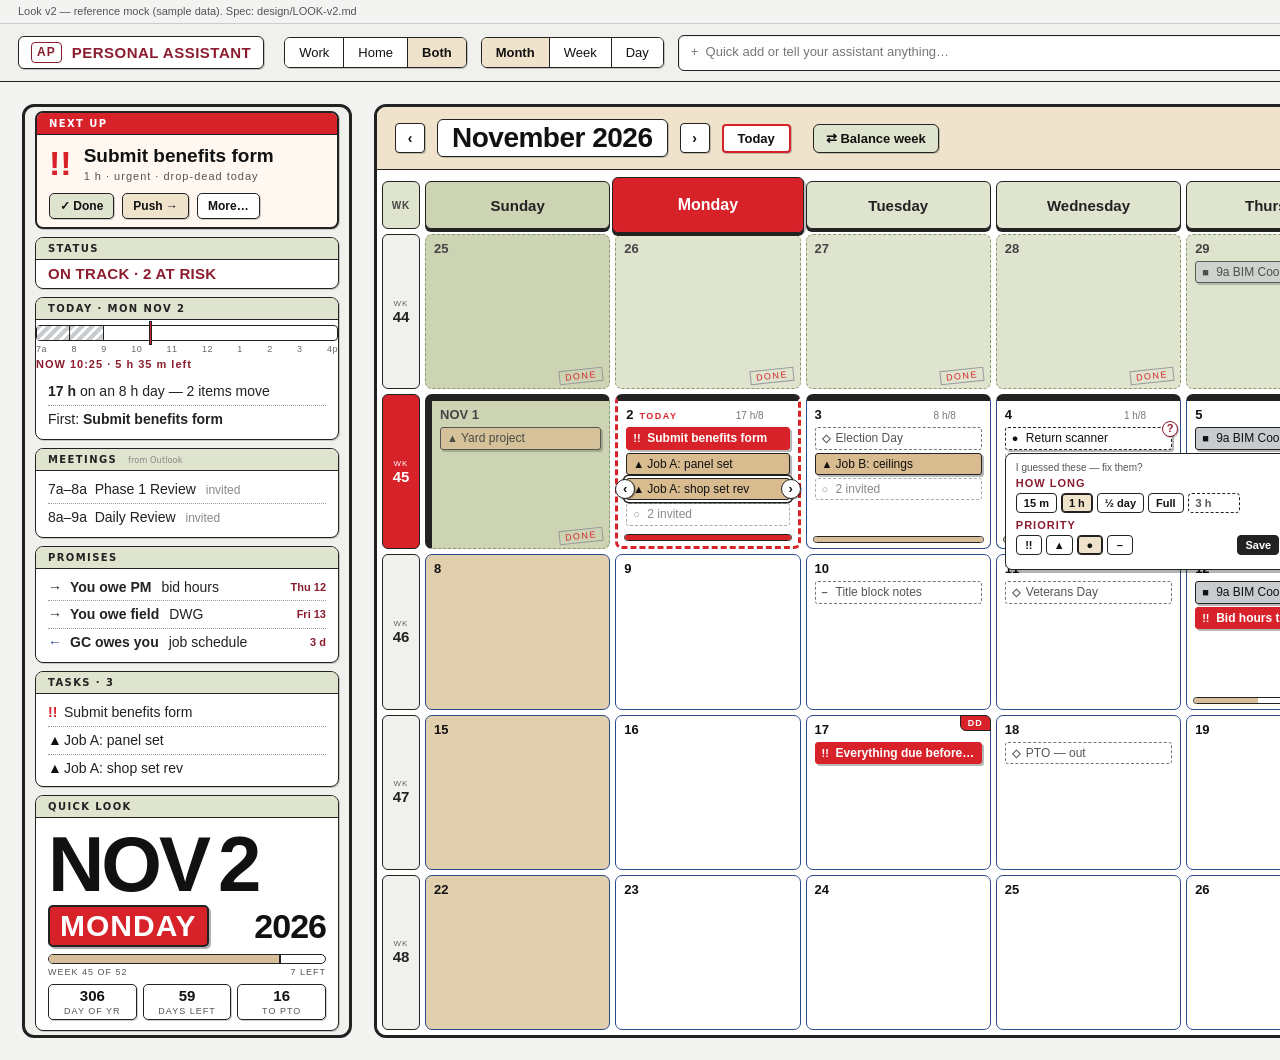
<file: design/look-v2-mock.html>
<!doctype html><html><head><meta charset="utf-8"><style>
*{box-sizing:border-box;margin:0;padding:0}
body{width:1800px;height:1060px;overflow:hidden;font-family:'Inter','Liberation Sans',sans-serif;font-size:14px;color:#111;background:var(--page)}
.top{height:54px;display:flex;align-items:center;gap:10px;padding:0 18px;border-bottom:1px solid var(--rule);background:var(--bar)}
.top .brand{font-weight:800;font-size:17px;letter-spacing:.5px;margin-right:12px}
.btn{border:1px solid var(--rule);padding:6px 12px;background:#fff;font-size:13px}
.btn.on{background:var(--on-bg);color:var(--on-fg);border-color:var(--on-bd);font-weight:600}
.quick{flex:1;border:1px solid var(--rule);height:34px;background:#fff;color:#777;padding:8px 12px;font-size:13px}
.wrap{display:flex;height:1006px}
.panel{width:330px;flex:none;border-right:1px solid var(--rule);background:var(--panel);display:flex;flex-direction:column}
.panel .sec{border-bottom:1px solid var(--rule);padding:10px 14px}
.panel .grow{flex:1}
.panel label{display:block;font-size:10px;letter-spacing:1.4px;font-weight:700;color:var(--label);margin-bottom:6px;font-family:'DejaVu Sans Condensed','DejaVu Sans',sans-serif}
.panel label small{font-weight:400;letter-spacing:0;text-transform:none;color:#888;margin-left:6px}
.panel .row{font-size:14px;line-height:1.35;padding:3px 0;color:#222}
.panel .row i{color:#888;font-style:normal;font-size:12px;margin-left:6px}
.panel .status{color:var(--maroon);font-weight:800;font-size:15px;letter-spacing:.3px;text-transform:uppercase}
.logo{padding:16px 14px 12px;border-bottom:2px solid var(--rule-heavy)}
.logo .pci{display:block;font-weight:900;font-size:26px;letter-spacing:1px;font-family:'Inter Display','Inter',sans-serif;color:var(--maroon)}
.logo small{display:block;font-size:10px;letter-spacing:1.5px;color:#555;margin-top:2px}
.leg{font-size:12px;padding:2px 0;display:flex;align-items:center;gap:8px}
.sw{width:26px;height:12px;border:1px solid #111;display:inline-block}
.sheet .big{font-family:'Inter Display','Inter',sans-serif;font-weight:900;font-size:56px;line-height:.9;letter-spacing:-1px;color:#111}
.sheet .sub{display:block;font-size:10px;color:#777;margin-top:8px;letter-spacing:1px}
.sym{display:inline-block;width:16px;font-weight:800}
.sym.u{color:var(--urg-fg)} .sym.h{color:var(--high-fg)}
.cal{flex:1;display:flex;flex-direction:column;background:var(--paper)}
.calhd{display:flex;align-items:center;gap:12px;padding:10px 18px;border-bottom:1px solid var(--rule)}
.calhd .mo{font-family:'Inter Display','Inter',sans-serif;font-weight:900;font-size:28px;letter-spacing:-.5px}
.calhd .arr{border:1px solid var(--rule-heavy);width:30px;height:30px;text-align:center;line-height:28px;font-weight:700}
.calhd .today-btn{border:2px solid var(--today);padding:5px 14px;font-weight:700;font-size:13px;background:#fff;color:#111}
.dow{display:grid;grid-template-columns:repeat(7,1fr);border-bottom:2px solid var(--rule-heavy)}
.dow div{padding:7px 10px;font-size:11px;font-weight:800;letter-spacing:1.5px;text-align:center;color:#333}
.dow .is{color:var(--today)}
.grid{display:grid;grid-template-columns:repeat(7,1fr);grid-template-rows:repeat(5,1fr);flex:1;gap:0;background:var(--gridline)}
.cell{background:var(--cellbg);position:relative;padding:6px 8px;border:1px solid transparent;outline:0.5px solid var(--gridline)}
.cell.wk{background:var(--wk)}
.cell.oct{background:var(--other)} .cell.oct.wk{background:var(--other-wk)}
.cell.past{background:var(--pastbg)}
.cell .hd{display:flex;align-items:baseline;gap:6px;margin-bottom:5px}
.cell .num{font-weight:700;font-size:13px}
.cell.past .num{color:#999}
.cell .hrs{margin-left:auto;font-size:10px;color:#777}
.tt{font-size:9px;letter-spacing:1.5px;font-weight:800;color:var(--today)}
.cell.today{background:#fff;outline:3px solid var(--today);z-index:2}
.done{position:absolute;right:6px;bottom:5px;font-size:9px;letter-spacing:1.5px;border:1px solid #999;color:#999;padding:1px 5px;transform:rotate(-6deg)}
.chip{font-size:12px;line-height:1.2;padding:3px 6px;margin:3px 0;border:1px solid;white-space:nowrap;overflow:hidden;text-overflow:ellipsis;background:#fff;color:#111}
.chip .sym{width:14px;font-size:11px}
.chip.inv{border-style:dashed;color:#888;border-color:#aaa}
.chip.hol,.chip.plan{border-style:dashed;color:#555;border-color:#777;background:transparent}
:root{--page:#f3f3f1;--bar:#fff;--panel:#fff;--paper:#fff;--rule:#222;--rule-heavy:#222;--gridline:#2a4a8a;--cellbg:#fff;
  --wk:#d9bb90;--other:#dcdfe1;--other-wk:#c8bba4;--pastbg:#dcdfe1;--label:#8c1d2f;--maroon:#8c1d2f;--today:#d8222a;
  --on-bg:#fff;--on-fg:#111;--on-bd:#111;--urg-fg:#d8222a;--high-fg:#111}
  .wrap{padding:22px;gap:22px}
  .panel,.cal{border:3px solid #222;outline:0}
  .cell{outline:0.75px solid #2a4a8a}
  .chip{border-color:#222;border-radius:3px;box-shadow:2px 2px 0 rgba(0,0,0,.28)}
  .chip.urg{background:#d8222a;color:#fff;border-color:#d8222a;font-weight:700}
  .chip.high{background:#d9bb90}
  .chip.low{border-style:dashed;border-color:#777;color:#555;box-shadow:none}
  .chip.inv,.chip.plan,.chip.hol{box-shadow:none}
  .sw{border-radius:3px}.sw.urg{background:#d8222a;border-color:#d8222a}.sw.high{background:#d9bb90}.sw.low{border-style:dashed}.sw.plan{border-style:dashed}
  .dow{border-bottom:3px double #222}
  .sheet .big{font-size:64px}
  .cell.past .chip{opacity:.7}
  .chip.meet{background:#c9ccce;color:#111;border-color:#222} .sw.meet{background:#c9ccce}
  .btn{border-radius:4px} .quick{border-radius:4px} .calhd .arr,.calhd .today-btn{border-radius:4px}
  .cell.past .done{color:#d8222a}
  .calhd{background:#fff;border-bottom:1px solid #222}
  .panel,.cal{border-radius:12px;overflow:hidden}
  .grid{gap:5px;padding:5px;background:#fff}
  .cell{outline:0;border:1px solid #2a4a8a;border-radius:7px}
  .cell.past,.cell.oct.past{background-color:#dfe4cf;border:1.5px dashed #8a9a6a;border-radius:7px}
  .cell.past.wk,.cell.oct.wk.past{background-color:#cdd4b4}
  .cell.wk{background:#e2cfae} .cell.oct.wk{background:#d6c09a}
  .cell.today{outline:0;border:3px dashed #d8222a}
  .cell.mstart{border-top:7px solid #222} .cell.nov.n1{border-left:7px solid #222}
  .cell.past .num{color:#444}
  .panel{background:#f0f0ec}
  .panel .sec{border:1px solid #222;border-radius:8px;margin:7px 10px;padding:0 0 8px;background:#fff;overflow:hidden;box-shadow:1px 1px 0 rgba(0,0,0,.18)}
  .panel .sec:not(.grow){flex:none}
  .panel label{background:#dfe4cf;margin:0 0 8px;padding:7px 12px;color:#222;border-bottom:1px solid #222}
  .panel .sec>.row,.panel .sec>.leg,.panel .sec>.status{margin-left:12px;margin-right:12px}
  .panel .row{border-bottom:1px dotted #999;padding:5px 0}
  .panel .row:last-child{border-bottom:0}
  .panel .grow{min-height:95px;flex:1 1 auto}
  .ql{padding:8px 12px 4px;font-family:'Inter Display','Inter',sans-serif}
  .ql .r{display:flex;align-items:baseline;gap:10px}
  .ql .huge{font-weight:900;font-size:58px;line-height:.85;letter-spacing:-3px}
  .ql .dowl{font-weight:800;font-size:24px;letter-spacing:2px;color:#8c1d2f}
  .ql .yr{font-weight:900;font-size:28px;letter-spacing:-1px;line-height:1}
  .ql .strip{display:grid;grid-template-columns:1fr 1fr 1fr;gap:6px;margin-top:7px}
  .ql .box{border:1px solid #222;border-radius:5px;padding:3px 4px;text-align:center;background:#fff;box-shadow:1px 1px 0 rgba(0,0,0,.2)}
  .ql .box b{display:block;font-size:15px;font-weight:900;line-height:1}
  .ql .box small{display:block;font-size:9px;letter-spacing:1px;color:#555;margin-top:3px;font-family:'DejaVu Sans Condensed',sans-serif}
  .ql .bar{height:10px;border:1px solid #222;border-radius:5px;margin-top:7px;background:#fff;position:relative;overflow:hidden}
  .ql .bar i{position:absolute;left:0;top:0;bottom:0;background:#d6be9a;border-right:2px solid #222}
  .ql .barlab{display:flex;justify-content:space-between;font-size:9px;letter-spacing:1px;color:#555;margin-top:3px}
  .calhd{padding:12px 18px;background:#efe3cc;border-bottom:1.5px solid #222}
  .calhd .arr,.calhd .today-btn{background:#fff;box-shadow:1px 1px 0 rgba(0,0,0,.2)}
  .calhd .mo{border:1.5px solid #222;border-radius:6px;background:#fff;padding:2px 14px;box-shadow:1px 1px 0 rgba(0,0,0,.2)}
  .top{background:#f0f0ec;border-bottom:1.5px solid #222;height:58px;gap:14px}
  .seg{display:inline-flex;border:1.5px solid #222;border-radius:6px;overflow:hidden;box-shadow:1px 1px 0 rgba(0,0,0,.2);background:#fff}
  .seg .btn{border:0;border-right:1px solid #222;border-radius:0;padding:7px 14px;background:#fff;box-shadow:none}
  .seg .btn:last-child{border-right:0}
  .seg .btn.on{background:#efe3cc;color:#111;font-weight:800}
  .btn{border:1.5px solid #222;border-radius:6px;padding:7px 12px;box-shadow:1px 1px 0 rgba(0,0,0,.2)}
  .quick{border:1.5px solid #222;border-radius:6px;height:36px;box-shadow:inset 1px 1px 0 rgba(0,0,0,.08)}
  .grid{grid-template-rows:48px repeat(5,1fr);grid-template-columns:38px repeat(7,minmax(0,1fr));margin-right:18px}
  .cell{min-width:0} .chip{min-width:0}
  .grid .dh{border:1.5px solid #222;border-radius:6px;background:#dfe4cf;display:flex;align-items:center;justify-content:center;font-family:'Inter',sans-serif;font-weight:600;font-size:15px;letter-spacing:0;color:#222;box-shadow:0 3px 0 #222}
  .grid .dh.wkd{background:#cdd4b4}
  .grid .dh.is{background:#d8222a;color:#fff;border:1.5px solid #222;box-shadow:0 3px 0 #222,2px 2px 0 rgba(0,0,0,.25);margin:-4px -3px;font-size:16px;font-weight:700;z-index:3;position:relative}
  .plate{display:inline-flex;align-items:center;gap:10px;border:1.5px solid #222;border-radius:6px;background:#fff;padding:5px 12px;box-shadow:1px 1px 0 rgba(0,0,0,.2);margin-right:6px;line-height:1.05}
  .plate b{color:#8c1d2f;font-weight:900;font-size:15px;letter-spacing:.5px;font-family:'Inter Display','Inter',sans-serif;white-space:nowrap}
  .plate .mono{display:inline-block;border:1.5px solid #8c1d2f;color:#8c1d2f;border-radius:4px;font-weight:900;font-size:12px;padding:3px 5px;letter-spacing:1px}
  .when{margin-left:auto;font-size:11px;font-weight:700;color:#8c1d2f;padding-left:8px}
  .panel .row.pr{display:flex;align-items:center;gap:6px}
  .panel .row .arr{font-weight:900;width:16px} .panel .row.in .arr{color:#2a4a8a}
  .panel .row .who{font-weight:700;margin-right:4px}
  .cell{position:relative}
  .capstrip{height:24px;font-size:11px;color:#555;padding:5px 18px;background:#f3f3f1;border-bottom:1px solid #ccc}
  .wrap{height:978px}
  .panel .sec{margin:4px 10px;padding-bottom:6px} .panel label{padding:5px 12px;margin-bottom:5px}
  .panel .row{padding:4px 0}
  .cell .hd{padding-right:26px}
  .gut{border:1px solid #222;border-radius:6px;background:#f0f0ec;display:flex;flex-direction:column;align-items:center;justify-content:center;font-family:'DejaVu Sans Condensed',sans-serif}
  .gut span{font-size:8px;letter-spacing:1px;color:#666} .gut b{font-size:15px;font-weight:900;color:#222}
  .gut.cur{background:#d8222a;border-color:#222} .gut.cur span,.gut.cur b{color:#fff}
  .gut.hd0{font-size:10px;font-weight:800;letter-spacing:1px;color:#444;background:#dfe4cf}
  .ddtab{position:absolute;top:-1px;right:-1px;background:#d8222a;color:#fff;font-size:9px;font-weight:900;letter-spacing:1px;padding:2px 7px;border:1.5px solid #222;border-radius:0 6px 0 6px;z-index:2}
  .tl{margin:4px 0 8px}
  .tlbar{position:relative;height:16px;border:1.5px solid #222;border-radius:4px;background:#fff;overflow:visible}
  .tlbar .mtg{position:absolute;top:0;bottom:0;background:repeating-linear-gradient(135deg,#c9ccce 0 4px,#fff 4px 7px);border-right:1px solid #222}
  .tlbar .now{position:absolute;top:-5px;bottom:-5px;width:3px;background:#d8222a;border:1px solid #222;margin-left:-2px}
  .tlticks{display:flex;justify-content:space-between;font-size:9px;color:#666;margin-top:3px;letter-spacing:.5px}
  .tlnow{font-size:11px;color:#8c1d2f;letter-spacing:1px;margin-top:4px;font-weight:700}
  .sec.focus{border:2px solid #222;background:#fff7f0}
  .sec.focus label{background:#d8222a;color:#fff;border-bottom:1px solid #222}
  .nx{display:flex;gap:12px;align-items:center;padding:4px 12px 2px}
  .nxsym{font-size:34px;font-weight:900;color:#d8222a;font-family:'Inter Display','Inter',sans-serif}
  .nxt b{display:block;font-size:19px;line-height:1.15} .nxt small{display:block;font-size:11px;color:#555;letter-spacing:1px;margin-top:3px}
  .nxbtn{display:flex;gap:8px;padding:8px 12px 2px}
  .nxbtn .btn{border:1.5px solid #222;border-radius:5px;padding:5px 10px;font-weight:700;font-size:12px;background:#fff;box-shadow:1px 1px 0 rgba(0,0,0,.2)}
  .nxbtn .ok{background:#dfe4cf} .nxbtn .push{background:#efe3cc}
  .cap{position:absolute;left:6px;right:6px;bottom:5px;height:7px;border:1px solid #222;border-radius:4px;background:#fff;overflow:hidden}
  .cap i{display:block;height:100%;background:#d6be9a} .cap.over i{background:#d8222a}
  .cell{padding-bottom:16px;overflow:visible}
  .hleg{margin-left:auto;display:inline-flex;gap:6px}
  .hl{font-size:11px;font-weight:600;border:1px solid #222;border-radius:4px;padding:3px 8px;background:#fff;box-shadow:1px 1px 0 rgba(0,0,0,.2)}
  .hl.urg{background:#d8222a;color:#fff;border-color:#d8222a} .hl.high{background:#d9bb90} .hl.low,.hl.plan{border-style:dashed;box-shadow:none;color:#555} .hl.meet{background:#c9ccce}
  .calhd .bal{margin-left:10px;background:#dfe4cf;border:1.5px solid #222;border-radius:6px;padding:6px 12px;font-weight:700;font-size:13px;box-shadow:1px 1px 0 rgba(0,0,0,.2)}
  .cal{position:relative}
  .sb{position:absolute;right:6px;top:150px;bottom:8px;width:13px;border:1.5px solid #222;border-radius:7px;background:#fff}
  .sb i{position:absolute;left:1.5px;right:1.5px;top:19%;height:26%;background:#222;border-radius:5px}
  .sb:before,.sb:after{content:'';position:absolute;left:3px;right:3px;height:0;border-top:1px solid #222}
  .sb:before{top:5px} .sb:after{bottom:5px}
  .chip.hov{position:relative;overflow:visible;box-shadow:0 0 0 2px #fff,0 0 0 3.5px #222,2px 2px 0 rgba(0,0,0,.3);z-index:4}
  .chip.hov .mv{position:absolute;top:50%;width:20px;height:20px;margin-top:-10px;border:1.5px solid #222;border-radius:50%;background:#fff;color:#111;font-weight:900;font-size:13px;line-height:17px;text-align:center;box-shadow:1px 1px 0 rgba(0,0,0,.3)}
  .chip.hov .mv.l{left:-12px} .chip.hov .mv.r{right:-12px}
  .chip .q{position:absolute;top:-7px;right:-7px;width:16px;height:16px;border-radius:50%;background:#fff;border:1.5px solid #8c1d2f;color:#8c1d2f;font-size:11px;font-weight:900;line-height:13px;text-align:center;box-shadow:1px 1px 0 rgba(0,0,0,.25)}
  .chip.unc{position:relative;overflow:visible;border-style:dashed}
  .pop{position:absolute;left:8px;right:-110px;top:52px;background:#fff;border:1.5px solid #222;border-radius:7px;box-shadow:3px 3px 0 rgba(0,0,0,.3);padding:8px 10px;z-index:9;font-size:11px}
  .pop b{display:block;font-size:11px;letter-spacing:1px;margin:2px 0 4px;color:#8c1d2f}
  .pop .r{display:flex;gap:4px;margin-bottom:6px;align-items:center}
  .pop .o{white-space:nowrap;border:1px solid #222;border-radius:4px;padding:3px 7px;background:#fff;font-weight:600}
  .pop .o.on{background:#efe3cc;box-shadow:inset 0 0 0 1px #222}
  .pop .r.pr .o{min-width:26px;text-align:center}
  .pop .save{background:#222;color:#fff;border-color:#222;margin-left:auto}
  .pop .ttl{font-size:10px;color:#555;margin-bottom:4px}
</style></head><body>
<div class="capstrip">Look v2 — reference mock (sample data). Spec: design/LOOK-v2.md</div>
<div class="top"><span class="plate"><span class="mono">AP</span><b>PERSONAL ASSISTANT</b></span>
  <span class="seg"><span class="btn">Work</span><span class="btn">Home</span><span class="btn on">Both</span></span>
  <span class="seg"><span class="btn on">Month</span><span class="btn">Week</span><span class="btn">Day</span></span>
  <span class="quick">+ &nbsp;Quick add or tell your assistant anything…</span>
  <span class="btn" style="font-weight:700;padding:7px 14px"><svg width="15" height="15" viewBox="0 0 24 24" fill="none" stroke="#d8222a" stroke-width="2" stroke-linecap="round" style="vertical-align:-2px;margin-right:6px"><rect x="9" y="3" width="6" height="11" rx="3"/><path d="M5 11a7 7 0 0 0 14 0M12 18v3M8 21h8"/></svg>Tell Assistant</span><span class="btn">Tomorrow</span><span class="btn">Mini</span><span class="btn">Full screen</span>
</div>
<div class="wrap"><aside class="panel">
<div class="sec focus"><label>NEXT UP</label>
  <div class="nx"><span class="nxsym">!!</span><div class="nxt"><b>Submit benefits form</b><small>1 h · urgent · drop-dead today</small></div></div>
  <div class="nxbtn"><span class="btn ok">✓ Done</span><span class="btn push">Push →</span><span class="btn more">More…</span></div></div>
<div class="sec"><label>STATUS</label><div class="status">ON TRACK · 2 AT RISK</div></div>
<div class="sec"><label>TODAY · MON NOV 2</label><div class="tl"><div class="tlbar">
  <i class="mtg" style="left:0;width:11.1%"></i><i class="mtg" style="left:11.1%;width:11.1%"></i>
  <i class="now" style="left:38%"></i></div>
  <div class="tlticks"><span>7a</span><span>8</span><span>9</span><span>10</span><span>11</span><span>12</span><span>1</span><span>2</span><span>3</span><span>4p</span></div>
  <div class="tlnow">NOW 10:25 · <b>5 h 35 m</b> left</div></div><div class="row"><b>17 h</b> on an 8 h day — 2 items move</div><div class="row">First: <b>Submit benefits form</b></div></div>
<div class="sec"><label>MEETINGS <small>from Outlook</small></label>
  <div class="row">7a–8a &nbsp;Phase 1 Review <i>invited</i></div>
  <div class="row">8a–9a &nbsp;Daily Review <i>invited</i></div></div>
<div class="sec"><label>PROMISES</label>
  <div class="row pr"><span class="arr">→</span><span class="who">You owe PM</span>bid hours<span class="when">Thu 12</span></div>
  <div class="row pr"><span class="arr">→</span><span class="who">You owe field</span>DWG<span class="when">Fri 13</span></div>
  <div class="row pr in"><span class="arr">←</span><span class="who">GC owes you</span>job schedule<span class="when">3 d</span></div></div>
<div class="sec grow"><label>TASKS · 3</label>
  <div class="row"><span class="sym u">!!</span>Submit benefits form</div>
  <div class="row"><span class="sym h">▲</span>Job A: panel set</div>
  <div class="row"><span class="sym h">▲</span>Job A: shop set rev</div></div>
<div class="sec sheet"><label>QUICK LOOK</label><div class="ql"><div class="r"><span class="huge" style="font-size:78px">NOV</span><span class="huge" style="font-size:78px;color:#111">2</span></div>
  <div class="r" style="justify-content:space-between;align-items:center;margin-top:8px"><span class="dowl" style="font-size:30px;letter-spacing:1px;background:#d8222a;color:#fff;padding:2px 10px;border-radius:5px;border:2px solid #222;box-shadow:2px 2px 0 rgba(0,0,0,.3)">MONDAY</span><span class="yr" style="font-size:34px">2026</span></div>
  <div class="bar"><i style="width:84%"></i></div><div class="barlab"><span>WEEK 45 OF 52</span><span>7 LEFT</span></div>
  <div class="strip"><div class="box"><b>306</b><small>DAY OF YR</small></div><div class="box"><b>59</b><small>DAYS LEFT</small></div><div class="box"><b>16</b><small>TO PTO</small></div></div></div></div>
</aside>
<main class="cal">
<div class="calhd"><span class="arr">‹</span><span class="mo">November 2026</span><span class="arr">›</span><span class="today-btn">Today</span><span class="btn bal">⇄ Balance week</span><span class="hleg"><span class="hl urg">!! Urgent</span><span class="hl high">▲ High</span><span class="hl norm">● Normal</span><span class="hl low">– Low</span><span class="hl plan">◇ Planned</span><span class="hl meet">■ Meeting</span></span></div>
<div class="grid" style="margin-top:6px"><div class="gut hd0">WK</div><div class="dh wkd">Sunday</div><div class="dh is">Monday</div><div class="dh">Tuesday</div><div class="dh">Wednesday</div><div class="dh">Thursday</div><div class="dh">Friday</div><div class="dh wkd">Saturday</div>
<div class="gut"><span>WK</span><b>44</b></div><div class="cell oct wk past"><div class="hd"><span class="num">25</span><span class="hrs"></span></div><span class="done">DONE</span></div><div class="cell oct past"><div class="hd"><span class="num">26</span><span class="hrs"></span></div><span class="done">DONE</span></div><div class="cell oct past"><div class="hd"><span class="num">27</span><span class="hrs"></span></div><span class="done">DONE</span></div><div class="cell oct past"><div class="hd"><span class="num">28</span><span class="hrs"></span></div><span class="done">DONE</span></div><div class="cell oct past"><div class="hd"><span class="num">29</span><span class="hrs"></span></div><div class="chip meet"><span class="sym">■</span>9a BIM Coord</div><span class="done">DONE</span></div><div class="cell oct past"><div class="hd"><span class="num">30</span><span class="hrs"></span></div><div class="chip high"><span class="sym">▲</span>Bank errand</div><span class="done">DONE</span></div><div class="cell oct wk past"><div class="hd"><span class="num">31</span><span class="hrs"></span></div><div class="chip high"><span class="sym">▲</span>Yard project</div><span class="done">DONE</span></div>
<div class="gut cur"><span>WK</span><b>45</b></div><div class="cell nov wk past mstart n1"><div class="hd"><span class="num">NOV 1</span><span class="hrs"></span></div><div class="chip high"><span class="sym">▲</span>Yard project</div><span class="done">DONE</span></div><div class="cell nov today mstart"><div class="hd"><span class="num">2</span><span class="tt">TODAY</span><span class="hrs">17 h/8</span></div><div class="chip urg"><span class="sym">!!</span>Submit benefits form</div><div class="chip high"><span class="sym">▲</span>Job A: panel set</div><div class="chip high hov"><span class="mv l">‹</span><span class="sym">▲</span>Job A: shop set rev<span class="mv r">›</span></div><div class="chip inv"><span class="sym">○</span>2 invited</div><div class="cap over"><i style="width:100%"></i></div></div><div class="cell nov mstart"><div class="hd"><span class="num">3</span><span class="hrs">8 h/8</span></div><div class="chip hol"><span class="sym">◇</span>Election Day</div><div class="chip high"><span class="sym">▲</span>Job B: ceilings</div><div class="chip inv"><span class="sym">○</span>2 invited</div><div class="cap"><i style="width:100%"></i></div></div><div class="cell nov mstart"><div class="hd"><span class="num">4</span><span class="hrs">1 h/8</span></div><div class="chip norm unc"><span class="sym">●</span>Return scanner<span class="q">?</span></div><div class="pop"><div class="ttl">I guessed these — fix them?</div><b>HOW LONG</b><div class="r"><span class="o">15 m</span><span class="o on">1 h</span><span class="o">½ day</span><span class="o">Full</span><span class="o" style="border-style:dashed;color:#555;min-width:52px">3 h</span></div><b>PRIORITY</b><div class="r pr"><span class="o">!!</span><span class="o">▲</span><span class="o on">●</span><span class="o">–</span><span class="o save">Save</span></div></div><div class="chip inv"><span class="sym">○</span>1 invited</div><div class="cap"><i style="width:12%"></i></div></div><div class="cell nov mstart"><div class="hd"><span class="num">5</span><span class="hrs">1 h/8</span></div><div class="chip meet"><span class="sym">■</span>9a BIM Coord</div><div class="chip inv"><span class="sym">○</span>1 invited</div><div class="cap"><i style="width:12%"></i></div></div><div class="cell nov mstart"><div class="hd"><span class="num">6</span><span class="hrs">4 h/8</span></div><div class="chip plan"><span class="sym">◇</span>Job C call prep</div><div class="cap"><i style="width:50%"></i></div></div><div class="cell nov wk mstart"><div class="hd"><span class="num">7</span><span class="hrs"></span></div><div class="chip norm"><span class="sym">●</span>Family paperwork</div></div>
<div class="gut"><span>WK</span><b>46</b></div><div class="cell nov wk"><div class="hd"><span class="num">8</span><span class="hrs"></span></div></div><div class="cell nov"><div class="hd"><span class="num">9</span><span class="hrs"></span></div></div><div class="cell nov"><div class="hd"><span class="num">10</span><span class="hrs"></span></div><div class="chip low"><span class="sym">–</span>Title block notes</div></div><div class="cell nov"><div class="hd"><span class="num">11</span><span class="hrs"></span></div><div class="chip hol"><span class="sym">◇</span>Veterans Day</div></div><div class="cell nov"><span class="ddtab">DD</span><div class="hd"><span class="num">12</span><span class="hrs">3 h/8</span></div><div class="chip meet"><span class="sym">■</span>9a BIM Coord</div><div class="chip urg"><span class="sym">!!</span>Bid hours to PM</div><div class="cap"><i style="width:38%"></i></div></div><div class="cell nov"><div class="hd"><span class="num">13</span><span class="hrs">2 h/8</span></div><div class="chip norm unc"><span class="sym">●</span>Job D DWG to field<span class="q">?</span></div><div class="cap"><i style="width:25%"></i></div></div><div class="cell nov wk"><div class="hd"><span class="num">14</span><span class="hrs"></span></div></div>
<div class="gut"><span>WK</span><b>47</b></div><div class="cell nov wk"><div class="hd"><span class="num">15</span><span class="hrs"></span></div></div><div class="cell nov"><div class="hd"><span class="num">16</span><span class="hrs"></span></div></div><div class="cell nov"><span class="ddtab">DD</span><div class="hd"><span class="num">17</span><span class="hrs"></span></div><div class="chip urg"><span class="sym">!!</span>Everything due before PTO</div></div><div class="cell nov"><div class="hd"><span class="num">18</span><span class="hrs"></span></div><div class="chip hol"><span class="sym">◇</span>PTO — out</div></div><div class="cell nov"><div class="hd"><span class="num">19</span><span class="hrs"></span></div></div><div class="cell nov"><div class="hd"><span class="num">20</span><span class="hrs"></span></div></div><div class="cell nov wk"><div class="hd"><span class="num">21</span><span class="hrs"></span></div></div>
<div class="gut"><span>WK</span><b>48</b></div><div class="cell nov wk"><div class="hd"><span class="num">22</span><span class="hrs"></span></div></div><div class="cell nov"><div class="hd"><span class="num">23</span><span class="hrs"></span></div></div><div class="cell nov"><div class="hd"><span class="num">24</span><span class="hrs"></span></div></div><div class="cell nov"><div class="hd"><span class="num">25</span><span class="hrs"></span></div></div><div class="cell nov"><div class="hd"><span class="num">26</span><span class="hrs"></span></div></div><div class="cell nov"><div class="hd"><span class="num">27</span><span class="hrs"></span></div></div><div class="cell nov wk"><div class="hd"><span class="num">28</span><span class="hrs"></span></div></div></div><div class="sb"><i></i></div>
</main></div></body></html>
</file>
